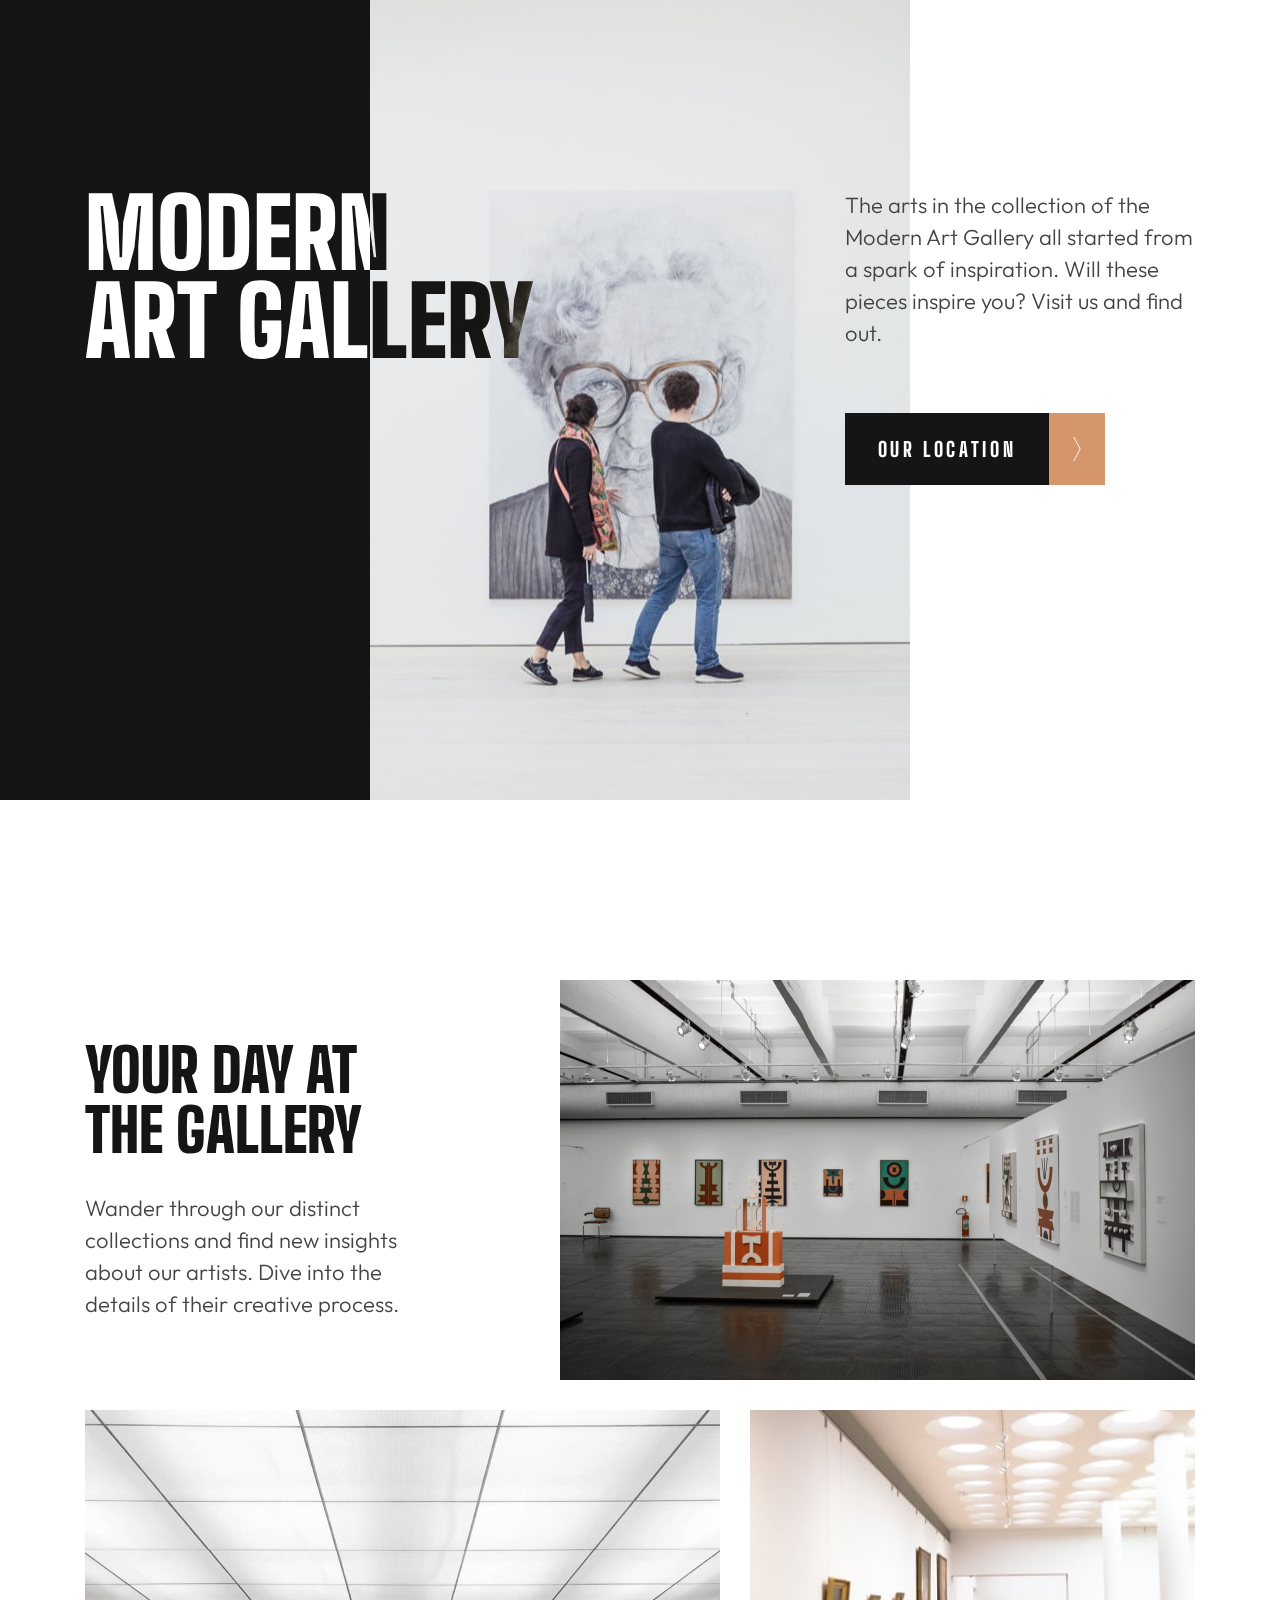
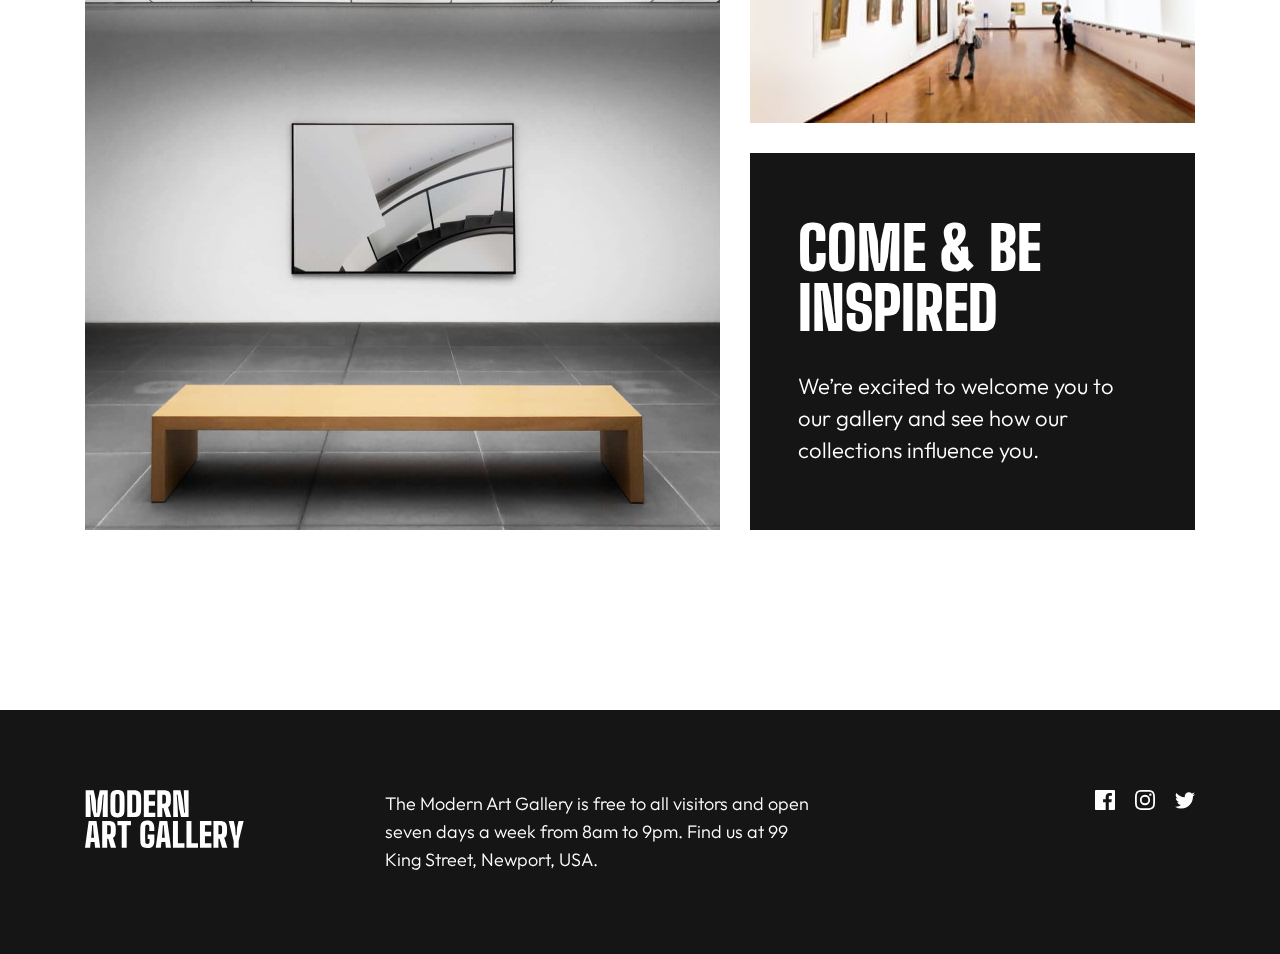
<file: index.html>
<!doctype html>
<html lang="en">

<head>
	<meta charset="utf-8">
	<meta name="viewport" content="width=device-width, initial-scale=1.0">
	<title>Art gallery - Home</title>
	<link rel="stylesheet" href="css/stylesheet.css">
	<link rel="stylesheet" href="css/index.css">
</head>

<body>
	<!--################################### HEADER ###################################-->
	<header>
		<div id="header-title">
			<h1>MODERN ART GALLERY</h1>
		</div>
		<div id="header-mainContent">
			<p class="mainTextMedium">The arts in the collection of the Modern Art Gallery all started from a spark of
				inspiration. Will these pieces inspire you? Visit us and find out.</p>
			<div id="location-bt" class="button">
				<div id="location-bt-text" class="button-text">OUR LOCATION</div>
				<div id="location-bt-arrow" class="button-icon"></div>
			</div>
		</div>
	</header>
	<!--################################### MAIN ###################################-->
	<main>
		<div id="main-yourDay">
			<h2>YOUR DAY AT THE GALLERY</h2>
			<p class="mainTextMedium">Wander through our distinct collections and find new insights about our artists.
				Dive into the details of their creative process.</p>
		</div>
		<div id="main-pic01"></div>
		<div id="main-pic02"></div>
		<div id="main-pic03"></div>
		<div id="main-come">
			<h2>COME &amp; BE <br>
				INSPIRED</h2>
			<p class="mainTextMedium">We’re excited to welcome you to our gallery and see how our collections influence
				you.</p>
		</div>
	</main>
	<!--################################### FOOTER ###################################-->
	<footer>
		<div id="footer-logo"></div>
		<p id="footer-text" class="mainTextSmall"> The Modern Art Gallery is free to all visitors and open seven days a
			week from 8am to 9pm. Find us at 99 King Street, Newport, USA. </p>
		<div id="footer-media">
			<div id="facebook">
				<svg class="media-icon" width="20" height="20" xmlns="http://www.w3.org/2000/svg">
					<path
						d="M18.896 0H1.104C.494 0 0 .494 0 1.104v17.793C0 19.506.494 20 1.104 20h9.58v-7.745H8.076V9.237h2.606V7.01c0-2.583 1.578-3.99 3.883-3.99 1.104 0 2.052.082 2.329.119v2.7h-1.598c-1.254 0-1.496.597-1.496 1.47v1.928h2.989l-.39 3.018h-2.6V20h5.098c.608 0 1.102-.494 1.102-1.104V1.104C20 .494 19.506 0 18.896 0Z"
						fill="#FFF" />
				</svg>
			</div>
			<div id="instagram">
				<svg class="media-icon" width="20" height="20" xmlns="http://www.w3.org/2000/svg">
					<path
						d="M10 1.802c2.67 0 2.987.01 4.042.059 2.71.123 3.975 1.409 4.099 4.099.048 1.054.057 1.37.057 4.04 0 2.672-.01 2.988-.057 4.042-.124 2.687-1.387 3.975-4.1 4.099-1.054.048-1.37.058-4.041.058-2.67 0-2.987-.01-4.04-.058-2.718-.124-3.977-1.416-4.1-4.1-.048-1.054-.058-1.37-.058-4.041 0-2.67.01-2.986.058-4.04.124-2.69 1.387-3.977 4.1-4.1 1.054-.048 1.37-.058 4.04-.058ZM10 0C7.284 0 6.944.012 5.877.06 2.246.227.227 2.242.061 5.877.01 6.944 0 7.284 0 10s.012 3.057.06 4.123c.167 3.632 2.182 5.65 5.817 5.817 1.067.048 1.407.06 4.123.06s3.057-.012 4.123-.06c3.629-.167 5.652-2.182 5.816-5.817.05-1.066.061-1.407.061-4.123s-.012-3.056-.06-4.122C19.777 2.249 17.76.228 14.124.06 13.057.01 12.716 0 10 0Zm0 4.865a5.135 5.135 0 1 0 0 10.27 5.135 5.135 0 0 0 0-10.27Zm0 8.468a3.333 3.333 0 1 1 0-6.666 3.333 3.333 0 0 1 0 6.666Zm5.338-9.87a1.2 1.2 0 1 0 0 2.4 1.2 1.2 0 0 0 0-2.4Z"
						fill="#FFF" />
				</svg>
			</div>
			<div id="twitter">
				<svg class="media-icon" width="20" height="17" xmlns="http://www.w3.org/2000/svg">
					<path
						d="M20 2.172a8.192 8.192 0 0 1-2.357.646 4.11 4.11 0 0 0 1.805-2.27 8.22 8.22 0 0 1-2.606.996A4.096 4.096 0 0 0 13.847.248c-2.65 0-4.596 2.472-3.998 5.037A11.648 11.648 0 0 1 1.392 1a4.109 4.109 0 0 0 1.27 5.478 4.086 4.086 0 0 1-1.858-.513c-.045 1.9 1.318 3.679 3.291 4.075a4.113 4.113 0 0 1-1.853.07 4.106 4.106 0 0 0 3.833 2.849A8.25 8.25 0 0 1 0 14.658a11.616 11.616 0 0 0 6.29 1.843c7.618 0 11.923-6.434 11.663-12.205A8.354 8.354 0 0 0 20 2.172Z"
						fill="#FFF" />
				</svg>
			</div>
		</div>
	</footer>
</body>
<script>
	(() => {
		document.getElementById("location-bt").addEventListener('click', function () { window.location.href = "location.html"; });
	})()
</script>

</html>
</file>
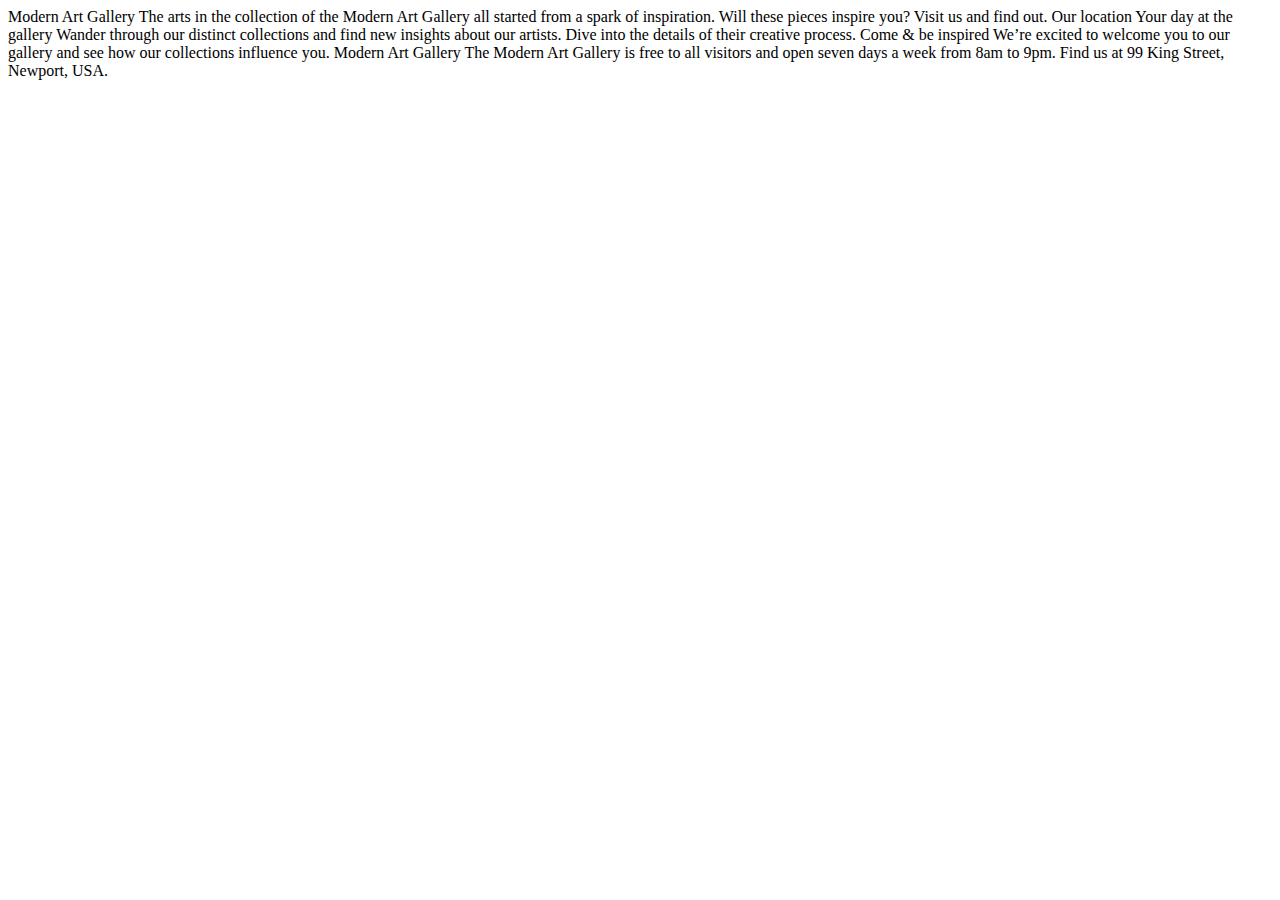
<file: masters/index.html>
<!DOCTYPE html>
<html lang="en">
<head>
  <meta charset="UTF-8">
  <meta name="viewport" content="width=device-width, initial-scale=1.0">

  <link rel="icon" type="image/png" sizes="32x32" href="./assets/favicon-32x32.png">
  
  <title>Frontend Mentor | Art gallery website</title>
</head>
<body>

  Modern Art Gallery

  The arts in the collection of the Modern Art Gallery all started 
  from a spark of inspiration. Will these pieces inspire you? Visit 
  us and find out.

  Our location

  Your day at the gallery

  Wander through our distinct collections and find new insights about 
  our artists. Dive into the details of their creative process.

  Come &amp; be inspired

  We’re excited to welcome you to our gallery and see how our collections 
  influence you.

  Modern Art Gallery

  The Modern Art Gallery is free to all visitors and open seven days a week 
  from 8am to 9pm. Find us at 99 King Street, Newport, USA.
</body>
</html>
</file>
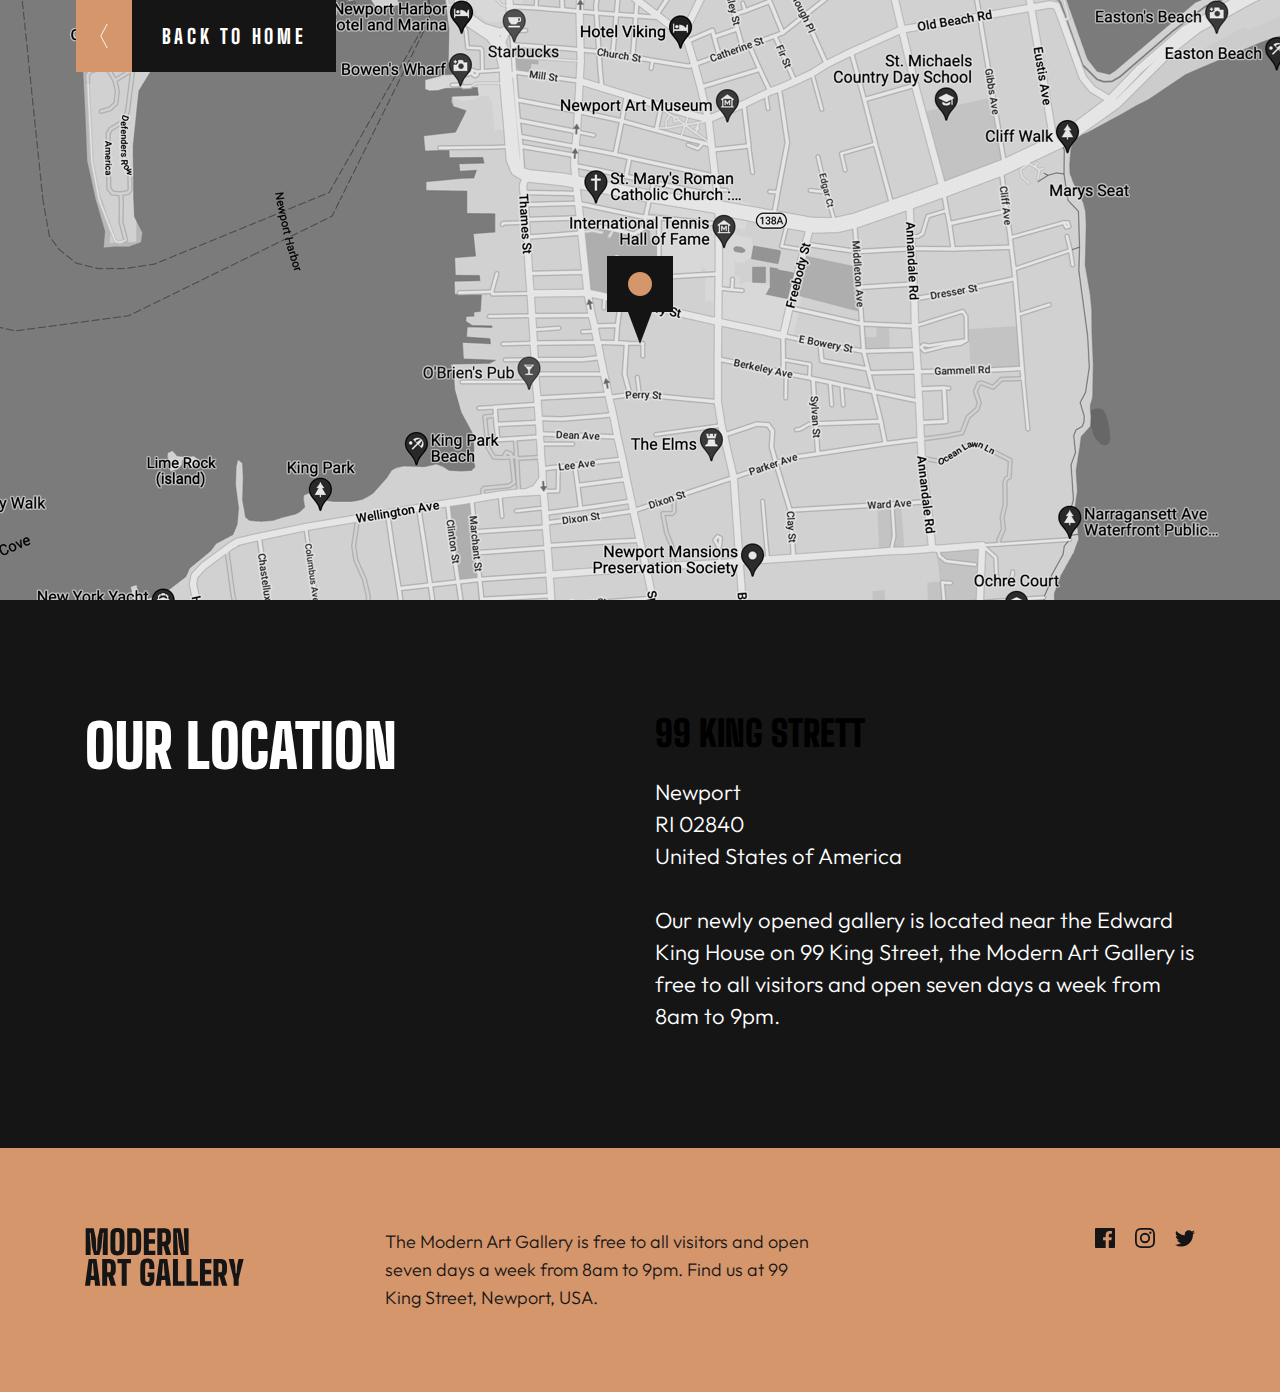
<file: location.html>
<!doctype html>
<html lang="en">
<head>
<meta charset="utf-8">
<meta name="viewport" content="width=device-width, initial-scale=1.0">
<title>Art gallery - Location</title>
<link rel="stylesheet" href="css/stylesheet.css">
<link rel="stylesheet" href="css/location.css">
</head>
<body>
	<!--################################### MAIN ###################################-->
<main>
	<div id="main-map">
		<div id="back-bt" class="button">
			<div id="back-bt-arrow" class="button-icon"></div>
			<div id="back-bt-text" class="button-text">BACK TO HOME</div>
		</div>
	</div>
	<div id="main-info">
		<h2>OUR LOCATION</h2>
		<div id="info-about">
			<h3>99 KING STRETT</h3>
			<p id="about-address" class="mainTextMedium">Newport<br>RI 02840<br>United States of America</p>
			<p id="about-details" class="mainTextMedium">Our newly opened gallery is located near the Edward King House on 99 King Street, the Modern Art Gallery is free to all visitors and open seven days a week from 8am to 9pm.</p>
		</div>
	</div>
</main>
	<!--################################### FOOTER ###################################-->
<footer>
	<div id="footer-logo"></div>
	<p id="footer-text" class="mainTextSmall"> The Modern Art Gallery is free to all visitors and open seven days a week from 8am to 9pm. Find us at 99 King Street, Newport, USA. </p>
	<div id="footer-media">
		<div id="facebook">
			<svg class="media-icon" width="20" height="20" xmlns="http://www.w3.org/2000/svg">
				<path d="M18.896 0H1.104C.494 0 0 .494 0 1.104v17.793C0 19.506.494 20 1.104 20h9.58v-7.745H8.076V9.237h2.606V7.01c0-2.583 1.578-3.99 3.883-3.99 1.104 0 2.052.082 2.329.119v2.7h-1.598c-1.254 0-1.496.597-1.496 1.47v1.928h2.989l-.39 3.018h-2.6V20h5.098c.608 0 1.102-.494 1.102-1.104V1.104C20 .494 19.506 0 18.896 0Z" fill="#FFF"/>
			</svg>
		</div>
		<div id="instagram">
			<svg class="media-icon" width="20" height="20" xmlns="http://www.w3.org/2000/svg">
				<path d="M10 1.802c2.67 0 2.987.01 4.042.059 2.71.123 3.975 1.409 4.099 4.099.048 1.054.057 1.37.057 4.04 0 2.672-.01 2.988-.057 4.042-.124 2.687-1.387 3.975-4.1 4.099-1.054.048-1.37.058-4.041.058-2.67 0-2.987-.01-4.04-.058-2.718-.124-3.977-1.416-4.1-4.1-.048-1.054-.058-1.37-.058-4.041 0-2.67.01-2.986.058-4.04.124-2.69 1.387-3.977 4.1-4.1 1.054-.048 1.37-.058 4.04-.058ZM10 0C7.284 0 6.944.012 5.877.06 2.246.227.227 2.242.061 5.877.01 6.944 0 7.284 0 10s.012 3.057.06 4.123c.167 3.632 2.182 5.65 5.817 5.817 1.067.048 1.407.06 4.123.06s3.057-.012 4.123-.06c3.629-.167 5.652-2.182 5.816-5.817.05-1.066.061-1.407.061-4.123s-.012-3.056-.06-4.122C19.777 2.249 17.76.228 14.124.06 13.057.01 12.716 0 10 0Zm0 4.865a5.135 5.135 0 1 0 0 10.27 5.135 5.135 0 0 0 0-10.27Zm0 8.468a3.333 3.333 0 1 1 0-6.666 3.333 3.333 0 0 1 0 6.666Zm5.338-9.87a1.2 1.2 0 1 0 0 2.4 1.2 1.2 0 0 0 0-2.4Z" fill="#FFF"/>
			</svg>
		</div>
		<div id="twitter">
			<svg class="media-icon" width="20" height="17" xmlns="http://www.w3.org/2000/svg">
				<path d="M20 2.172a8.192 8.192 0 0 1-2.357.646 4.11 4.11 0 0 0 1.805-2.27 8.22 8.22 0 0 1-2.606.996A4.096 4.096 0 0 0 13.847.248c-2.65 0-4.596 2.472-3.998 5.037A11.648 11.648 0 0 1 1.392 1a4.109 4.109 0 0 0 1.27 5.478 4.086 4.086 0 0 1-1.858-.513c-.045 1.9 1.318 3.679 3.291 4.075a4.113 4.113 0 0 1-1.853.07 4.106 4.106 0 0 0 3.833 2.849A8.25 8.25 0 0 1 0 14.658a11.616 11.616 0 0 0 6.29 1.843c7.618 0 11.923-6.434 11.663-12.205A8.354 8.354 0 0 0 20 2.172Z" fill="#FFF"/>
			</svg>
		</div>
	</div>
</footer>
</body>
<script>
	(() => {
		document.getElementById("back-bt").addEventListener('click',function(){window.location.href = "index.html";});
	})()
</script>
</html>
</file>
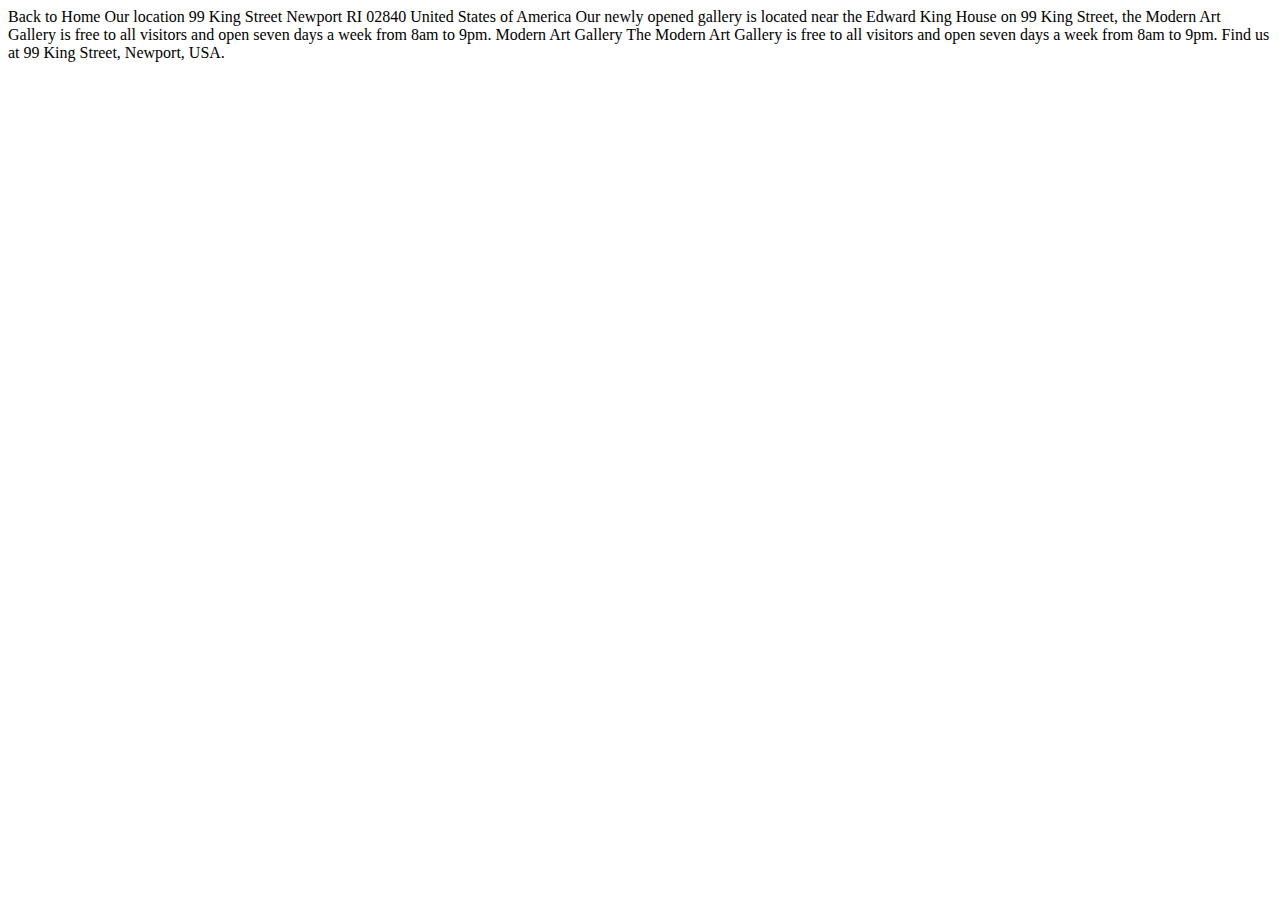
<file: masters/location.html>
<!DOCTYPE html>
<html lang="en">
<head>
  <meta charset="UTF-8">
  <meta name="viewport" content="width=device-width, initial-scale=1.0">

  <link rel="icon" type="image/png" sizes="32x32" href="./assets/favicon-32x32.png">
  
  <title>Frontend Mentor | Art gallery website</title>
</head>
<body>

  Back to Home

  Our location

  99 King Street
  Newport
  RI 02840
  United States of America

  Our newly opened gallery is located near the Edward King House on 99 King 
  Street, the Modern Art Gallery is free to all visitors and open seven days 
  a week from 8am to 9pm.

  Modern Art Gallery

  The Modern Art Gallery is free to all visitors and open seven days a week 
  from 8am to 9pm. Find us at 99 King Street, Newport, USA.

</body>
</html>
</file>
<file: css/stylesheet.css>
@charset "utf-8";

@font-face {
	font-family: 'BigShouldersDisplay';
	src: url("../fonts/BigShouldersDisplay-Black.woff") format('woff');
	font-style: bold;
	font-weight: 900;
}

@font-face {
	font-family: 'BigShouldersDisplay-ExtraBold';
	src: url("../fonts/BigShouldersDisplay-ExtraBold.woff") format('woff');
	font-style: bold;
	font-weight: 800;
}

@font-face {
	font-family: 'BigShouldersDisplay-Black';
	src: url("../fonts/BigShouldersDisplay-Black.woff") format('woff');
	font-style: bold;
	font-weight: 900;
}

@font-face {
	font-family: 'Outfit';
	src: url("../fonts/Outfit-Light.woff") format('woff');
	font-style: normal;
	font-weight: 300;
}
/*################################### GENERAL ###################################*/
* {
	box-sizing: border-box;
}
body {
	width: 100vw;
	height: 100%;
	margin: 0px;
	padding: 0px;
	display: flex;
	flex-direction: column;
	align-items: center;
	justify-content: space-between;
}

h1,h2,h3,p{
	padding: 0px;
	margin: 0px;
}

h1 {
	font: 900 96px/88px 'BigShouldersDisplay-Black';
}
h2 {
	font: 800 60px/60px 'BigShouldersDisplay-Black';
}

h3 {
	font: 900 36px/36px 'BigShouldersDisplay';
}
.mainTextMedium {
	font: 300 22px/32px 'Outfit';
}
.mainTextSmall {
	font: 300 18px/28px 'Outfit';
}
.button {
	width: 260px;
	height: 72px;
	display: flex;
	color: white;
	font: 800 20px/72px 'BigShouldersDisplay-ExtraBold';
	letter-spacing: 3.64px;
	text-align: center;
}

.button-text {
	width: 204px;
	height: inherit;
	background-color: #151515;
	transition: background-color 0.3s ease;
}
.button-icon {
	width: 56px;
	height: inherit;
	background: center/8px 24px no-repeat;
	background-color: #D5966C;
	transition: background-color 0.3s ease;
}

@media(hover:hover){
	.button:hover {
		cursor: pointer;
	}
	.button:hover .button-text {
		background-color: #D5966C;
	}
	.button:hover .button-icon {
		background-color: #151515;
	}
}
/*################################### FOOTER ###################################*/
footer {
	width: 1440px;
	height: 244px;
	display: flex;
	flex-direction: row;
	align-items: center;
	justify-content: center;
}
footer > * {
	height: 84px;
}
#footer-logo {
	width: 160px;
	background: url("../images/logo-light.svg") 0% 0%/160px no-repeat;
}
#footer-text {
	width: 430px;
	text-align: left;
	margin: 0px 280px 0px 140px;
}
#footer-media {
	width: 100px;
	display: flex;
	flex-direction: row;
	align-items: flex-start;
	justify-content: space-between;
}
#footer-media > div {
	width: 20px;
	height: 20px;
}
.media-icon {
	cursor: pointer;
}
#twitter{
	padding-top: 2px;
}
/*############################################################################*/
/*############################## TABLET VERSION ##############################*/
/*############################################################################*/
@media (min-width: 768px) and (max-width: 1023px) {
	h1 {
		font: 900 70px/65px 'BigShouldersDisplay-Black';
	}
	h2 {
		font: 900 50px/45px 'BigShouldersDisplay-Black';
	}
	h3 {
		font: 900 32px/32px 'BigShouldersDisplay';
	}
	.mainTextMedium {
		font: 300 18px/28px 'Outfit';
	}
	.mainTextSmall {
		font: 300 16px/26px 'Outfit';
	}
	/*------------------------ FOOTER ------------------------*/
	footer {
		width: 100vw;
		height: 216px;
		justify-content: center;
		padding: 0px 40px;
	}
	footer > * {
		height: 104px;
	}
	#footer-logo {
		width: 110px;
	}
	#footer-text {
		width: 281px;
		margin: 0px 133px 0px 65px;
	}
}
/*############################################################################*/
/*############################## MOBILE VERSION ##############################*/
/*############################################################################*/
@media screen and (max-width:480px) {
	h1 {
		font: 900 60px/55px 'BigShouldersDisplay-Black';
	}
	h2 {
		font: 900 50px/45px 'BigShouldersDisplay-Black';
	}
	h3 {
		font: 900 32px/32px 'BigShouldersDisplay';
	}
	.mainTextMedium {
		font: 300 18px/28px 'Outfit';
	}
	.mainTextSmall {
		font: 300 16px/26px 'Outfit';
	}
	/*------------------------ FOOTER ------------------------*/
	footer {
		width: 100vw;
		height: 336px;
		flex-direction: column;
		align-items: left;
		justify-content: center;
		margin-top: 120px;
	}
	footer > * {
		width: 311px !important;
	}
	#footer-logo {
		height: 40px;
	}
	#footer-text {
		height: 104px;
		margin: 38px 0px;
	}
	#footer-media {
		width: 100px;
		height: 20px;
		justify-content: flex-start;
	}
	#footer-media > div {
		margin-right: 22px;
	}
}
</file>
<file: css/index.css>
@charset "utf-8";

/*################################### HEADER ###################################*/
header {
	width: 1440px;
	height: 800px;
	display: flex;
	background: url("../images/desktop/image-hero.jpg") 450px 0px/540px no-repeat;
}

header>div {
	height: inherit;
	padding-top: 189px;
}

#header-title {
	width: 450px;
	background-color: #151515;
	mix-blend-mode: difference;
}

#header-title h1 {
	width: 514px;
	height: 176px;
	padding-right: 60px;
	margin-left: 165px;
	color: white;
}

#header-mainContent {
	width: 350px;
	display: flex;
	flex-direction: column;
	align-items: flex-start;
	color: #444444;
	margin-left: 475px;
}

#header-mainContent p {
	width: 350px;
	height: 160px;
	margin: 0px;
}

#location-bt {
	margin-top: 64px;
	width: 260px;
}

#location-bt-arrow {
	background-image: url("../images/icon-arrow-right.svg");
}

/*################################### MAIN ###################################*/
main {
	width: 1110px;
	display: grid;
	grid-template-columns: 445px 160px 445px;
	grid-template-rows: 400px 313px 377px;
	grid-template-areas: "yourDay pic01 pic01" "pic02 pic02 pic03" "pic02 pic02 come";
	grid-gap: 30px;
	margin-top: 180px;
}

main>div {
	display: flex;
	flex-direction: column;
	justify-content: center;
	text-align: left;
}

main p {
	margin: 32px 0px 0px 0px;
}

main h2 {
	margin: 0px;
}

#main-yourDay {
	grid-area: yourDay;
}

#main-yourDay * {
	width: 350px;
}

#main-yourDay h2 {
	height: 120px;
	color: #151515;
	padding-right: 20px;
}

#main-yourDay p {
	height: 128px;
	color: #444444;
}

#main-pic01 {
	grid-area: pic01;
	background: url("../images/desktop/image-grid-1@2x.jpg") center/cover no-repeat;
}

#main-pic02 {
	grid-area: pic02;
	background: url("../images/desktop/image-grid-2@2x.jpg") center/cover no-repeat;
}

#main-pic03 {
	grid-area: pic03;
	background-image: url("../images/desktop/image-grid-3.jpg");
}

#main-come {
	grid-area: come;
	align-items: center;
	background-color: #151515;
	color: white;
}

#main-come * {
	width: 350px;
}

#main-come h2 {
	height: 120px;
}

#main-come p {
	height: 96px;
}

/*################################### FOOTER ###################################*/
footer {
	background-color: #151515;
	margin-top: 180px;
}

#footer-logo {
	background: url("../images/logo-light.svg") 0% 0%/160px no-repeat;
}

#footer-text {
	color: white;
}

@media(hover:hover) {
	.media-icon:hover path {
		fill: #D5966C;
	}
}

/*############################################################################*/
/*############################## TABLET VERSION ##############################*/
/*############################################################################*/

@media (min-width: 768px) and (max-width: 1023px) {

	/*------------------------ HEADER ------------------------*/
	header {
		width: 100vw;
		height: 700px;
		flex-direction: column;
		background: url("../images/tablet/image-hero.jpg") 0%/437px no-repeat;
		padding: 145px 0px 0px 389px;
	}

	header>div {
		padding-top: 0px;
		width: 339px !important;
	}

	#header-title {
		height: 130px;
		background-color: transparent;
		mix-blend-mode: normal;
	}

	#header-title h1 {
		width: 339px;
		height: inherit;
		padding-right: 10px;
		margin: 0px 0px 0px 0px;
		color: #151515;
	}

	#header-mainContent {
		height: 232px;
		margin: 0px;
	}

	#header-mainContent p {
		width: inherit;
		height: 112px;
		margin: 48px 0px 0px 0px;
	}

	#location-bt {
		margin-top: 48px;
	}

	/*------------------------ MAIN ------------------------*/
	main {
		width: 689px;
		grid-template-columns: 280px 107px 280px;
		grid-template-rows: 400px 313px 396px;
		grid-gap: 11px;
		margin-top: 120px;
	}

	#main-yourDay * {
		width: 223px;
	}

	#main-yourDay h2 {
		height: 135px;
	}

	#main-yourDay p {
		height: 140px;
	}

	#main-come * {
		width: 223px;
	}

	#main-come h2 {
		height: 90px;
	}

	#main-come p {
		height: 112px;
	}

	/*------------------------ FOOTER ------------------------*/
	footer {
		margin-top: 120px;
	}

	#footer-logo {
		background: url("../images/logo-light.svg") 0% 0%/110px no-repeat;
	}
}

/*############################################################################*/
/*############################## MOBILE VERSION ##############################*/
/*############################################################################*/
@media screen and (max-width:480px) {

	/*------------------------ HEADER ------------------------*/
	header {
		width: 100vw;
		height: 630px;
		flex-direction: column;
		background: url("../images/mobile/image-hero.jpg")top/375px no-repeat;
	}

	header>div {
		width: 343px !important;
		padding-top: 0px;
		margin-left: auto;
	}

	#header-title {
		height: 110px;
		background-color: white;
		margin: 272px auto 0px;
	}

	#header-title h1 {
		width: inherit;
		height: inherit;
		margin: 0px;
		color: black;
	}

	#header-mainContent {
		height: 216px;
		margin: 32px auto 0px;
	}

	#header-mainContent p {
		width: inherit;
		height: 112px;
	}

	#location-bt {
		margin-top: 32px;
	}

	/*------------------------ MAIN ------------------------*/
	main {
		width: 343px;
		display: grid;
		grid-template-columns: 343px;
		grid-template-rows: 320px 223px 480px 200px 293px;
		grid-template-areas: "pic01" "yourDay" "pic02" "pic03" "come";
		grid-gap: 32px;
		margin-top: 120px;
	}

	main p {
		margin: 21px 0px 0px 0px;
	}

	#main-yourDay * {
		width: 343px;
	}

	#main-yourDay h2 {
		height: 90px;
		padding-right: 60px;
	}

	#main-yourDay p {
		height: 112px;
		font: 300 18px/28px 'Outfit';
		padding-right: 30px;
	}

	#main-pic01 {
		background: url("../images/mobile/image-grid-1.jpg") center/343px no-repeat;
	}

	#main-pic02 {
		background: url("../images/mobile/image-grid-2@2x.jpg") center/480px no-repeat;
	}

	#main-pic03 {
		background-image: url("../images/mobile/image-grid-3.jpg");
	}

	#main-come {
		align-items: center;
		background-color: #151515;
		color: white;
	}

	#main-come * {
		width: 295px;
	}

	#main-come h2 {
		height: 90px;
		margin: 0px;
	}

	#main-come p {
		height: 84px;
		margin: 24px 0px 0px 0px;
	}

	/*------------------------ FOOTER ------------------------*/
	#footer-logo {
		background: url("../images/logo-light.svg") left/110px 40px no-repeat !important;
	}
}
</file>
<file: css/location.css>
/*################################### MAIN ###################################*/
main {
	width: 1440px;
	height: 100%;
	display: flex;
	flex-direction: column;
	align-content: center;
	justify-content: flex-start;
}
/*------------------ MAP ------------------*/
#main-map {
	width: inherit;
	height: 600px;
	background: url("../images/desktop/image-map.png") center/1440px no-repeat;
}
#back-bt {
	width: 264px;
	margin-left: 156px;
}
#back-bt-arrow {
	background-image: url("../images/icon-arrow-left.svg");
}
/*------------------ INFO ------------------*/
#main-info {
	width: inherit;
	height: 548px;
	background-color: #151515;
	padding: 116px 165px;
	display: flex;
	flex-direction: row;
	align-items: flex-start;
	justify-content: flex-start;
}
#main-info h2 {
	width: 350px;
	height: 140px;
	color: white;
	margin: 0px;
	padding: 0px;
}
#info-about {
	width: 540px;
	height: 316px;
	display: flex;
	flex-direction: column;
	align-items: flex-start;
	margin-left: 220px;
}
#info-about * {
	width: inherit;
	text-align: left;
}
#info-about h4 {
	color: #D5966C;
	margin: 0px;
	padding: 0px;
}
#info-about p {
	color: white;
}
#about-address {
	margin: 24px 0px 0px 0px;
}
#about-details {
	margin: 32px 0px 0px 0px;
}
/*################################### FOOTER ###################################*/
footer {
	background-color: #D5966C;
}
#footer-logo {
	background: url("../images/logo-dark.svg") 0% 0%/160px no-repeat;
}
#footer-text {
	color: #151515;
}
.media-icon path {
	fill: #151515;
}

@media(hover:hover){
	.media-icon:hover path {
		fill: white;
	}
}
/*############################################################################*/
/*############################## TABLET VERSION ##############################*/
/*############################################################################*/
@media (min-width: 768px) and (max-width: 1023px) {
	/*------------------ MAIN ------------------*/
	main {
		width: 100vw;
	}
	/*------------------ MAP ------------------*/
	#main-map {
		background: url("../images/tablet/image-map@2x.png") center/cover no-repeat;
	}
	#back-bt {
		margin-left: 39px;
	}
	/*------------------ INFO ------------------*/
	#main-info {
		height: 436px;
		padding: 84px 39px;
	}
	#main-info h2 {
		width: 223px;
		height: 100px;
	}
	#info-about {
		width: 398px;
		height: 268px;
		margin-left: 68px;
	}
	#info-about h4 {
		height: 32px;
	}
	#about-address {
		height: 268px;
		margin: 20px 0px 0px 0px;
	}
	#about-details {
		height: 112px;
		margin: 20px 0px 0px 0px;
	}
	/*------------------ FOOTER ------------------*/
	#footer-logo {
		background: url("../images/logo-dark.svg") 0% 0%/110px 40px no-repeat !important;
	}
}
/*############################################################################*/
/*############################## MOBILE VERSION ##############################*/
/*############################################################################*/
@media screen and (max-width:480px) {
	/*------------------ MAIN ------------------*/
	main {
		width: 100vw;
	}
	/*------------------ MAP ------------------*/
	#main-map {
		height: 550px;
		background: url("../images/mobile/image-map@2x.png") center/cover no-repeat;
	}
	#back-bt {
		margin-left: 0px;
	}
	/*------------------ INFO ------------------*/
	#main-info {
		height: 493px;
		padding: 0px 0px;
		flex-direction: column;
		align-items: center;
		padding-top: 52px;
	}
	#main-info > * {
		width: 343px !important;
	}
	#main-info h2 {
		height: 45px;
		margin: 0px;
	}
	#info-about {
		height: 296px;
		margin: 48px 0px 0px 0px;
	}
	#info-about h4 {
		height: 32px;
		margin: 0px;
	}
	#info-about p {
		color: white;
	}
	#about-address {
		height: 84px;
		margin: 20px 0px 0px 0px;
	}
	#about-details {
		height: 140px;
		margin: 20px 0px 0px 0px;
	}
	/*------------------ FOOTER ------------------*/
	footer {
		margin: 0px;
	}
	#footer-logo {
		background: url("../images/logo-dark.svg")left/110px 40px no-repeat !important;
	}
}
</file>
